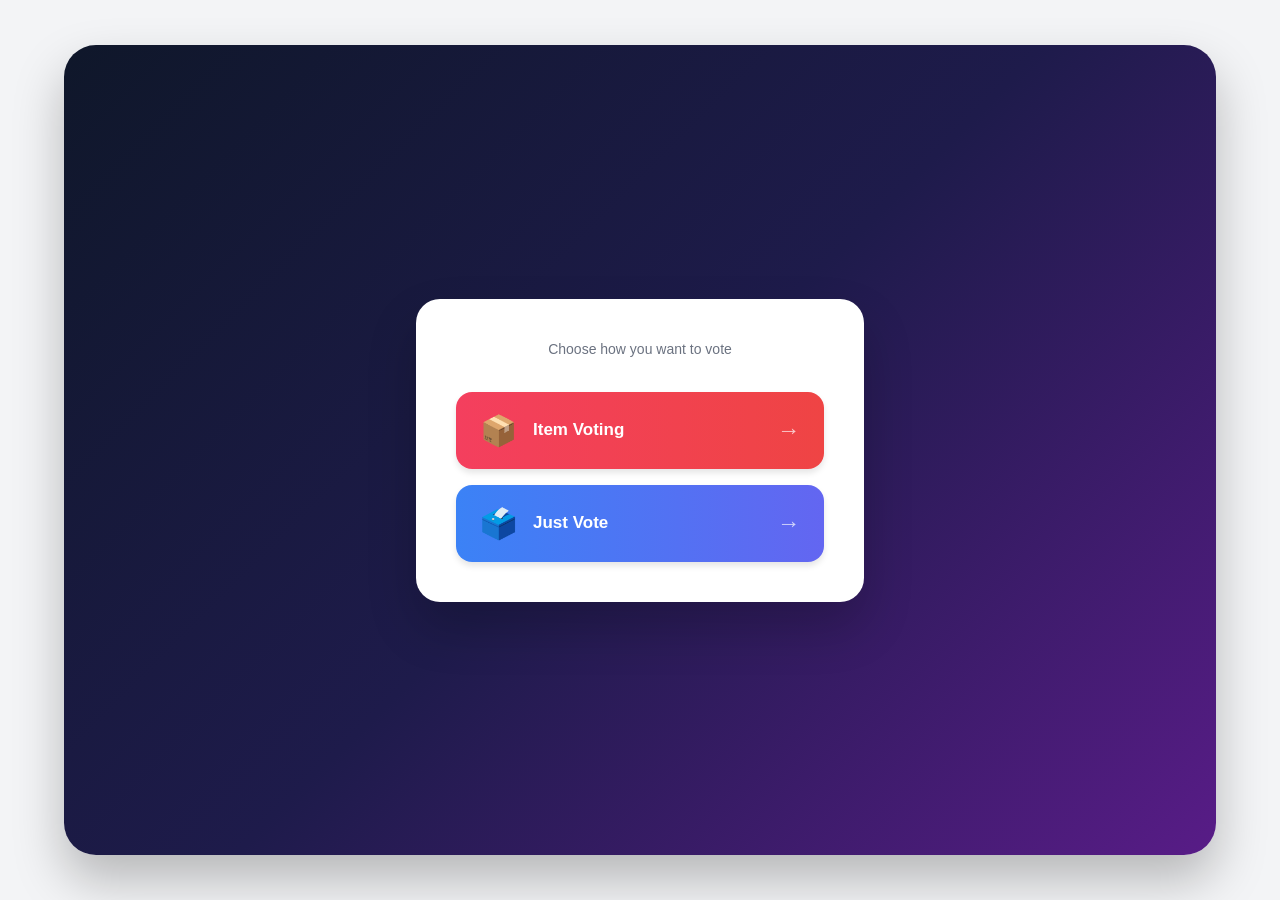
<file: index.html>
<!DOCTYPE html>
<html lang="en">
<head>
  <meta charset="UTF-8">
  <meta name="viewport" content="width=device-width, initial-scale=1.0">
  <title>Voter - Home</title>
  <link rel="stylesheet" href="style.css">
</head>
<body>
  <div class="page">
    <div class="outer">
      <div class="card">
        <p class="subtitle">Choose how you want to vote</p>
        <div class="options">
          <a href="item-voting.html" class="option red">
            <span class="left">
              <span class="emoji">📦</span>
              <span>Item Voting</span>
            </span>
            <span class="arrow">→</span>
          </a>

          <a href="vote.html" class="option blue">
            <span class="left">
              <span class="emoji">🗳️</span>
              <span>Just Vote</span>
            </span>
            <span class="arrow">→</span>
          </a>
        </div>
      </div>
    </div>
  </div>
</body>
</html>
</file>
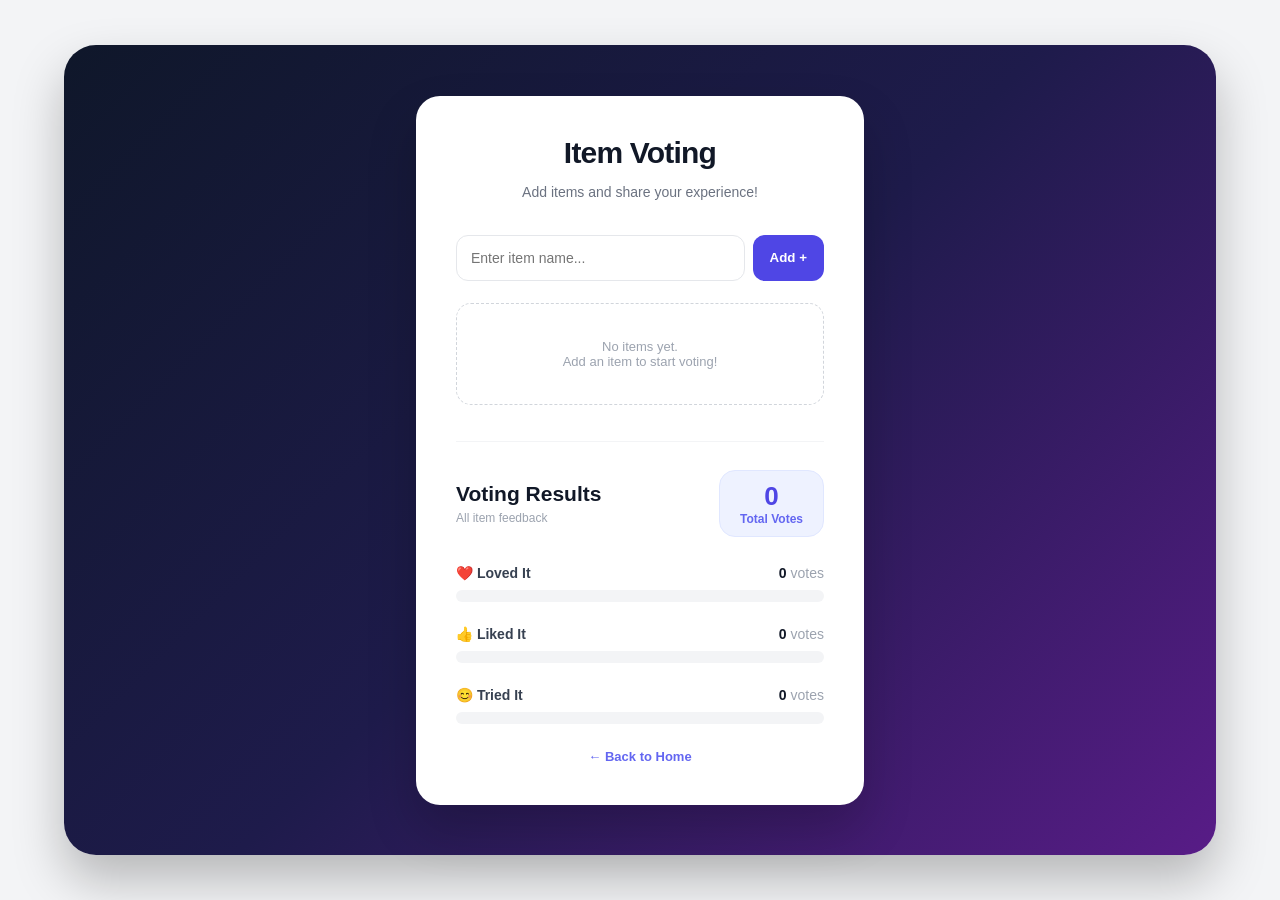
<file: item-voting.html>
<!DOCTYPE html>
<html lang="en">
  <head>
    <meta charset="UTF-8">
    <meta name="viewport" content="width=device-width, initial-scale=1.0">
    <title>Voter - Item Voting</title>
    <link rel="stylesheet" href="style.css">
  </head>

  <body>

    <div class="page">
      <div class="outer">
        <div class="card">

          <h1>Item Voting</h1>
          <p class="subtitle">
            Add items and share your experience!
          </p>

          <div id="message" class="message"></div>

          <form class="input-group" id="addForm">
            <input
              type="text"
              id="itemInput"
              placeholder="Enter item name..."
              maxlength="100"
              required
            >
            <button class="add-button" type="submit">Add +</button>
          </form>

          <div id="itemList"></div>

          <div class="divider">

            <div class="results-header">
              <div>
                <h2 class="results-title">Voting Results</h2>
                <p class="results-subtitle">All item feedback</p>
              </div>

              <div class="total-box">
                <div class="total-number" id="total">0</div>
                <div class="total-label">Total Votes</div>
              </div>
            </div>

            <div class="result-item">
              <div class="result-top">
                <span class="result-name">❤️ Loved It</span>
                <span class="result-count">
                  <b id="lovedCount">0</b>
                  <span class="muted">votes</span>
                </span>
              </div>
              <div class="progress-bg">
                <div class="progress progress-red" id="lovedBar"></div>
              </div>
            </div>

            <div class="result-item">
              <div class="result-top">
                <span class="result-name">👍 Liked It</span>
                <span class="result-count">
                  <b id="likedCount">0</b>
                  <span class="muted">votes</span>
                </span>
              </div>
              <div class="progress-bg">
                <div class="progress progress-blue" id="likedBar"></div>
              </div>
            </div>

            <div class="result-item">
              <div class="result-top">
                <span class="result-name">😊 Tried It</span>
                <span class="result-count">
                  <b id="triedCount">0</b>
                  <span class="muted">votes</span>
                </span>
              </div>
              <div class="progress-bg">
                <div class="progress progress-green" id="triedBar"></div>
              </div>
            </div>

          </div>

          <a href="index.html" class="back">← Back to Home</a>

        </div>
      </div>
    </div>

    <script>
    // Independent in-memory item voting data.
    // All items and votes reset on refresh.

    let items = [];

    let nextId = 1;

    const itemList = document.getElementById("itemList");

    const addForm = document.getElementById("addForm");

    const itemInput = document.getElementById("itemInput");

    function addItem(event) {
    event.preventDefault();

    const name = itemInput.value.trim();

    if (!name) return;

    items.push({
    id: nextId++,
    name: name,
    loved: 0,
    liked: 0,
    tried: 0
    });

    itemInput.value = "";

    renderItems();
    updateResults();

    showMessage("Item added successfully!", "success");

    itemInput.focus();
    }

    function showMessage(text, type) {
    const message = document.getElementById("message");

    message.className = "message " + type;
    message.textContent = text;

    clearTimeout(window.messageTimer);

    window.messageTimer = setTimeout(() => {
    message.className = "message";
    }, 2000);
    }

    function castVote(id, type) {
    const item = items.find(item => item.id === id);

    if (!item) return;

    item[type]++;

    renderItems();
    updateResults();
    }

    function renderItems() {
    itemList.innerHTML = "";

    if (items.length === 0) {
    itemList.innerHTML = `
    <div class="empty">
    No items yet.<br>
    Add an item to start voting!
    </div>
    `;
    return;
    }

    items.forEach(item => {
    const total = item.loved + item.liked + item.tried;

    const card = document.createElement("div");
    card.className = "item-card";

    const header = document.createElement("div");
    header.className = "item-header";

    const name = document.createElement("span");
    name.className = "item-name";
    name.textContent = item.name;

    const count = document.createElement("span");
    count.className = "item-total";
    count.textContent = total + " votes";

    header.append(name, count);

    const buttons = document.createElement("div");
    buttons.className = "item-votes";

    const choices = [
    {
    type: "loved",
    emoji: "❤️",
    label: "Loved It"
    },
    {
    type: "liked",
    emoji: "👍",
    label: "Liked It"
    },
    {
    type: "tried",
    emoji: "😊",
    label: "Tried It"
    }
    ];

    choices.forEach(choice => {
    const button = document.createElement("button");

    button.type = "button";
    button.className = "item-vote";

    const number = document.createElement("strong");
    number.textContent = choice.emoji + " " + item[choice.type];

    const label = document.createElement("span");
    label.textContent = choice.label;

    button.append(number, label);

    button.addEventListener("click", () => {
    castVote(item.id, choice.type);
    });

    buttons.appendChild(button);
    });

    card.append(header, buttons);

    itemList.appendChild(card);
    });
    }

    function updateResults() {
    let loved = 0;
    let liked = 0;
    let tried = 0;

    items.forEach(item => {
    loved += item.loved;
    liked += item.liked;
    tried += item.tried;
    });

    const total = loved + liked + tried;

    document.getElementById("total").textContent = total;

    document.getElementById("lovedCount").textContent = loved;
    document.getElementById("likedCount").textContent = liked;
    document.getElementById("triedCount").textContent = tried;

    document.getElementById("lovedBar").style.width =
    (total ? loved / total * 100 : 0) + "%";

    document.getElementById("likedBar").style.width =
    (total ? liked / total * 100 : 0) + "%";

    document.getElementById("triedBar").style.width =
    (total ? tried / total * 100 : 0) + "%";
    }

    addForm.addEventListener("submit", addItem);

    // Initial empty state
    renderItems();
    updateResults();
    </script>

  </body>
</html>
</file>
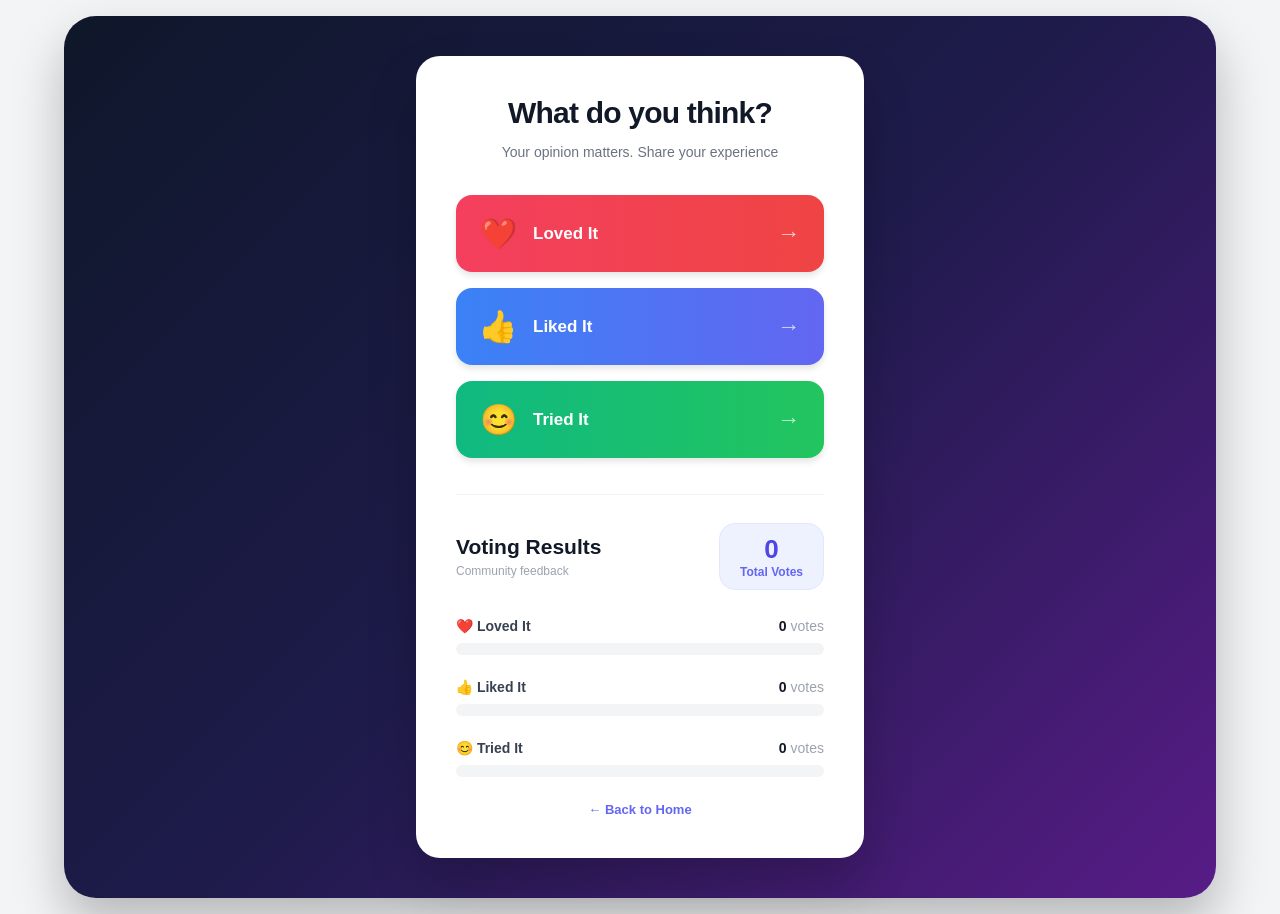
<file: vote.html>
<!DOCTYPE html>
<html lang="en">
  <head>
    <meta charset="UTF-8">
    <meta name="viewport" content="width=device-width, initial-scale=1.0">
    <title>Voter - Just Vote</title>
    <link rel="stylesheet" href="style.css">
  </head>
  <body>
    <div class="page">
      <div class="outer">
        <div class="card">
          <h1>What do you think?</h1>
          <p class="subtitle">Your opinion matters. Share your experience</p>
          <div id="message" class="message"></div>
          <div class="options">
            <button class="option red" onclick="vote('Loved It')">
              <span class="left">
                <span class="emoji">❤️</span>
                <span>Loved It</span>
              </span>
              <span class="arrow">→</span>
            </button>

            <button class="option blue" onclick="vote('Liked It')">
              <span class="left">
                <span class="emoji">👍</span>
                <span>Liked It</span>
              </span>
              <span class="arrow">→</span>
            </button>

            <button class="option green" onclick="vote('Tried It')">
              <span class="left">
                <span class="emoji">😊</span>
                <span>Tried It</span>
              </span>
              <span class="arrow">→</span>
            </button>

          </div>

          <div class="divider">

            <div class="results-header">
              <div>
                <h2 class="results-title">Voting Results</h2>
                <p class="results-subtitle">Community feedback</p>
              </div>

              <div class="total-box">
                <div class="total-number" id="total">0</div>
                <div class="total-label">Total Votes</div>
              </div>
            </div>

            <div class="result-item">
              <div class="result-top">
                <span class="result-name">❤️ Loved It</span>
                <span class="result-count">
                  <b id="lovedCount">0</b>
                  <span class="muted">votes</span>
                </span>
              </div>
              <div class="progress-bg">
                <div class="progress progress-red" id="lovedBar"></div>
              </div>
            </div>

            <div class="result-item">
              <div class="result-top">
                <span class="result-name">👍 Liked It</span>
                <span class="result-count">
                  <b id="likedCount">0</b>
                  <span class="muted">votes</span>
                </span>
              </div>
              <div class="progress-bg">
                <div class="progress progress-blue" id="likedBar"></div>
              </div>
            </div>

            <div class="result-item">
              <div class="result-top">
                <span class="result-name">😊 Tried It</span>
                <span class="result-count">
                  <b id="triedCount">0</b>
                  <span class="muted">votes</span>
                </span>
              </div>
              <div class="progress-bg">
                <div class="progress progress-green" id="triedBar"></div>
              </div>
            </div>

          </div>

          <a href="index.html" class="back">← Back to Home</a>

        </div>
      </div>
    </div>

    <script>
    let votes = {
    "Loved It": 0,
    "Liked It": 0,
    "Tried It": 0
    };

    function vote(choice) {
    votes[choice]++;
    updateResults();

    const message = document.getElementById("message");

    message.className = "message success";
    message.textContent = "Thank you! Your vote has been recorded.";

    clearTimeout(window.messageTimer);

    window.messageTimer = setTimeout(() => {
    message.className = "message";
    }, 2000);
    }

    function updateResults() {
    const loved = votes["Loved It"];
    const liked = votes["Liked It"];
    const tried = votes["Tried It"];

    const total = loved + liked + tried;

    document.getElementById("total").textContent = total;

    document.getElementById("lovedCount").textContent = loved;
    document.getElementById("likedCount").textContent = liked;
    document.getElementById("triedCount").textContent = tried;

    document.getElementById("lovedBar").style.width =
    (total ? loved / total * 100 : 0) + "%";

    document.getElementById("likedBar").style.width =
    (total ? liked / total * 100 : 0) + "%";

    document.getElementById("triedBar").style.width =
    (total ? tried / total * 100 : 0) + "%";
    }

    updateResults();
    </script>

  </body>
</html>
</file>
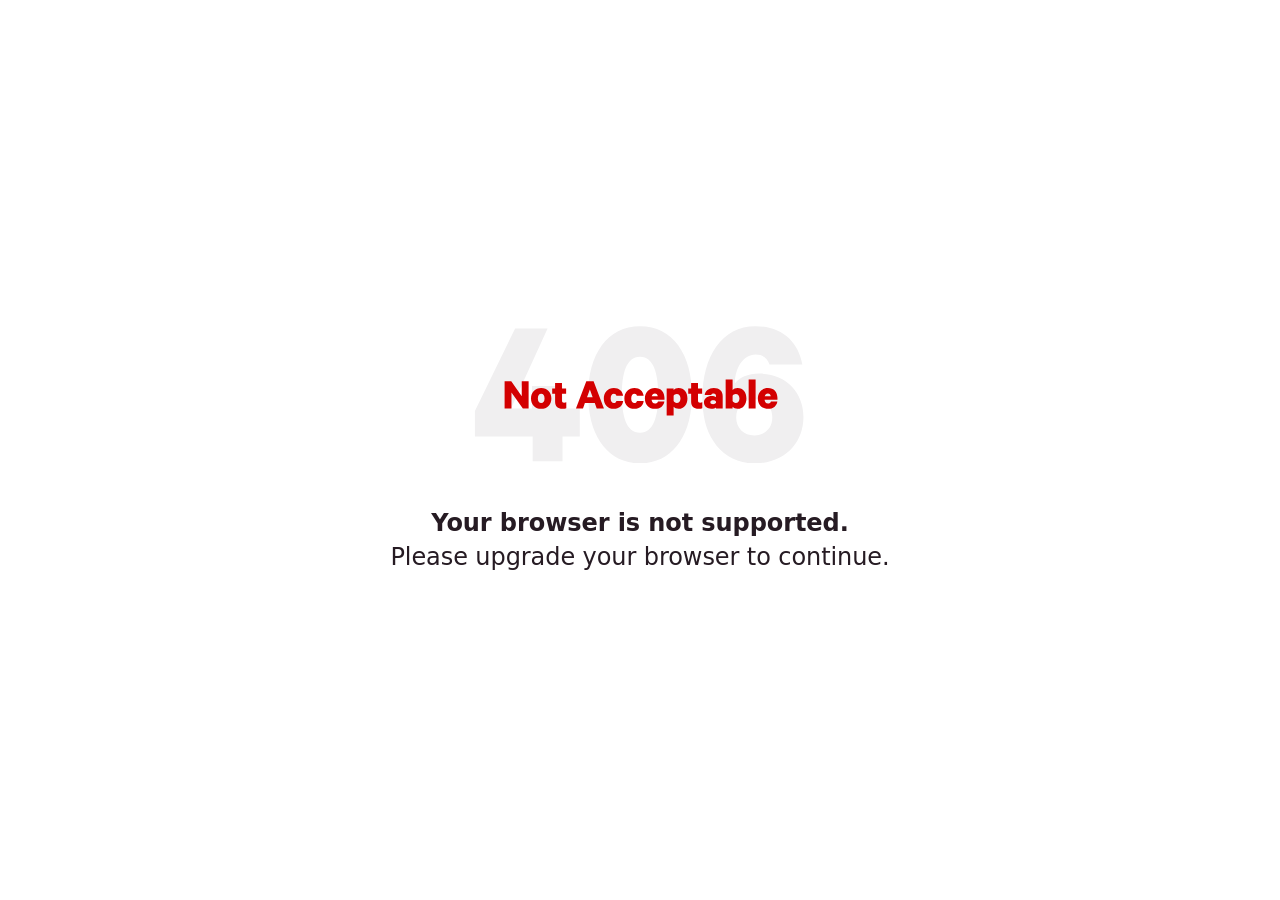
<file: public/406-unsupported-browser.html>
<!doctype html>

<html lang="en">

  <head>

    <title>Your browser is not supported (406 Not Acceptable)</title>

    <meta charset="utf-8">
    <meta name="viewport" content="initial-scale=1, width=device-width">
    <meta name="robots" content="noindex, nofollow">

    <style>

      *, *::before, *::after {
        box-sizing: border-box;
      }

      * {
        margin: 0;
      }

      html {
        font-size: 16px;
      }

      body {
        background: #FFF;
        color: #261B23;
        display: grid;
        font-family: ui-sans-serif, system-ui, -apple-system, BlinkMacSystemFont, Aptos, Roboto, "Segoe UI", "Helvetica Neue", Helvetica, Arial, sans-serif, "Apple Color Emoji", "Segoe UI Emoji", "Segoe UI Symbol", "Noto Color Emoji";
        font-size: clamp(1rem, 2.5vw, 2rem);
        -webkit-font-smoothing: antialiased;
        font-style: normal;
        font-weight: 400;
        letter-spacing: -0.0025em;
        line-height: 1.4;
        min-height: 100dvh;
        place-items: center;
        text-rendering: optimizeLegibility;
        -webkit-text-size-adjust: 100%;
      }

      #error-description {
        fill: #d30001;
      }

      #error-id {
        fill: #f0eff0;
      }

      @media (prefers-color-scheme: dark) {
        body {
          background: #101010;
          color: #e0e0e0;
        }

        #error-description {
          fill: #FF6161;
        }

        #error-id {
          fill: #2c2c2c;
        }
      }

      a {
        color: inherit;
        font-weight: 700;
        text-decoration: underline;
        text-underline-offset: 0.0925em;
      }

      b, strong {
        font-weight: 700;
      }

      i, em {
        font-style: italic;
      }

      main {
        display: grid;
        gap: 1em;
        padding: 2em;
        place-items: center;
        text-align: center;
      }

      main header {
        width: min(100%, 12em);
      }

      main header svg {
        height: auto;
        max-width: 100%;
        width: 100%;
      }

      main article {
        width: min(100%, 30em);
      }

      main article p {
        font-size: 75%;
      }

      main article br {
        display: none;

        @media(min-width: 48em) {
          display: inline;
        }
      }

    </style>

  </head>

  <body>

    <!-- This file lives in public/406-unsupported-browser.html -->

    <main>
      <header>
        <svg height="172" viewBox="0 0 480 172" width="480" xmlns="http://www.w3.org/2000/svg"><path d="m124.48 3.00509-45.6889 100.02991h26.2239v-28.1168h38.119v28.1168h21.628v35.145h-21.628v30.82h-37.308v-30.82h-72.1833v-31.901l50.2851-103.27391zm115.583 168.69891c-40.822 0-64.884-35.146-64.884-85.7015 0-50.5554 24.062-85.700907 64.884-85.700907 40.823 0 64.884 35.145507 64.884 85.700907 0 50.5555-24.061 85.7015-64.884 85.7015zm0-133.2831c-17.572 0-22.709 21.8984-22.709 47.5816 0 25.6835 5.137 47.5815 22.709 47.5815 17.303 0 22.71-21.898 22.71-47.5815 0-25.6832-5.407-47.5816-22.71-47.5816zm202.906 9.7326h-41.093c-2.433-7.2994-7.84-12.4361-17.302-12.4361-16.221 0-25.413 17.5728-25.954 34.8752v1.3517c5.137-7.0291 16.221-12.4361 30.82-12.4361 33.524 0 54.881 24.0612 54.881 53.7998 0 33.253-23.791 58.396-61.64 58.396-21.628 0-39.741-10.003-50.825-27.576-9.733-14.599-13.788-32.442-13.788-54.3406 0-51.9072 24.331-89.485807 66.236-89.485807 32.712 0 53.258 18.654107 58.665 47.851907zm-82.727 66.2355c0 13.247 9.463 22.439 22.71 22.439 12.977 0 22.439-9.192 22.439-22.439 0-13.517-9.462-22.7091-22.439-22.7091-13.247 0-22.71 9.1921-22.71 22.7091z" id="error-id"/><path d="m100.761 68.9967v34.0033h-7.1991l-14.2326-19.8814v19.8814h-8.5839v-34.0033h8.307l13.125 18.7184v-18.7184zm28.454 21.5428c0 7.6978-5.15 13.0145-12.737 13.0145-7.532 0-12.738-5.3167-12.738-13.0145s5.206-13.0143 12.738-13.0143c7.587 0 12.737 5.3165 12.737 13.0143zm-8.529 0c0-3.4336-1.495-5.8703-4.208-5.8703-2.659 0-4.154 2.4367-4.154 5.8703s1.495 5.8149 4.154 5.8149c2.713 0 4.208-2.3813 4.208-5.8149zm13.185 3.8766v-9.5807h-3.655v-6.7564h3.655v-6.8671h8.584v6.8671h5.205v6.7564h-5.205v8.307c0 1.9383.941 2.769 2.658 2.769.941 0 1.994-.2216 2.769-.5538v7.3654c-.997.443-2.88.775-4.818.775-5.87 0-9.193-2.769-9.193-9.0819zm39.02-25.4194h9.083l12.958 34.0033h-9.027l-2.436-6.5902h-12.35l-2.381 6.5902h-8.806zm4.431 10.5222-3.489 9.5807h6.978zm17.44 11.0206c0-7.6978 5.095-13.0143 12.572-13.0143 6.701 0 10.854 3.9874 11.574 9.8023h-8.418c-.221-1.4953-1.384-2.6029-3.156-2.6029-2.437 0-3.988 2.2706-3.988 5.8149s1.551 5.7595 3.988 5.7595c1.772 0 2.935-1.0522 3.156-2.5475h8.418c-.72 5.7596-4.873 9.8025-11.574 9.8025-7.477 0-12.572-5.3167-12.572-13.0145zm25.676 0c0-7.6978 5.095-13.0143 12.572-13.0143 6.701 0 10.854 3.9874 11.574 9.8023h-8.418c-.221-1.4953-1.384-2.6029-3.156-2.6029-2.437 0-3.988 2.2706-3.988 5.8149s1.551 5.7595 3.988 5.7595c1.772 0 2.935-1.0522 3.156-2.5475h8.418c-.72 5.7596-4.873 9.8025-11.574 9.8025-7.477 0-12.572-5.3167-12.572-13.0145zm42.013 3.7658h8.031c-.887 5.7597-5.206 9.2487-11.686 9.2487-7.642 0-12.682-5.2613-12.682-13.0145 0-7.6978 5.317-13.0143 12.516-13.0143 7.643 0 11.962 5.095 11.962 12.5159v2.1598h-16.115c.277 2.9905 1.827 4.5965 4.319 4.5965 1.773 0 3.157-.7753 3.655-2.4921zm-3.821-10.0237c-2.049 0-3.433 1.2737-3.987 3.5997h7.532c-.111-2.0491-1.385-3.5997-3.545-3.5997zm23.4 16.7244v10.799h-8.694v-33.726h8.694v1.9937c1.163-1.3291 3.6-2.5475 6.148-2.5475 7.199 0 11.131 5.8703 11.131 13.0143 0 7.0886-3.932 13.0145-11.131 13.0145-2.548 0-4.985-1.219-6.148-2.548zm0-13.7893v6.5902c.665 1.3845 2.16 2.326 3.822 2.326 2.99 0 4.762-2.3814 4.762-5.5934s-1.772-5.6488-4.762-5.6488c-1.717 0-3.157.9969-3.822 2.326zm21.892 7.1994v-9.5807h-3.655v-6.7564h3.655v-6.8671h8.584v6.8671h5.206v6.7564h-5.206v8.307c0 1.9383.941 2.769 2.658 2.769.942 0 1.994-.2216 2.769-.5538v7.3654c-.997.443-2.88.775-4.818.775-5.87 0-9.193-2.769-9.193-9.0819zm39.458 8.5839h-8.363v-1.274c-.83.831-3.322 1.717-5.981 1.717-4.928 0-9.082-2.769-9.082-8.0301 0-4.818 4.154-7.9193 9.581-7.9193 2.049 0 4.486.6646 5.482 1.3845v-1.606c0-1.606-.941-2.9905-3.045-2.9905-1.606 0-2.548.7199-2.936 1.8275h-8.196c.72-4.8181 4.984-8.6393 11.408-8.6393 7.089 0 11.132 3.7659 11.132 10.2453zm-8.363-6.9779v-1.4399c-.553-1.0522-2.049-1.7167-3.655-1.7167-1.716 0-3.433.7199-3.433 2.3813 0 1.7168 1.717 2.4367 3.433 2.4367 1.606 0 3.102-.6645 3.655-1.6614zm20.742 4.9839v1.994h-8.694v-35.997h8.694v13.0697c1.163-1.3291 3.6-2.5475 6.148-2.5475 7.199 0 11.131 5.8149 11.131 13.0143s-3.932 13.0145-11.131 13.0145c-2.548 0-4.985-1.219-6.148-2.548zm0-13.7893v6.5902c.665 1.3845 2.105 2.326 3.822 2.326 2.99 0 4.762-2.3814 4.762-5.5934s-1.772-5.6488-4.762-5.6488c-1.662 0-3.157.9969-3.822 2.326zm28.759-20.2137v35.997h-8.695v-35.997zm19.172 27.3023h8.03c-.886 5.7597-5.206 9.2487-11.685 9.2487-7.643 0-12.682-5.2613-12.682-13.0145 0-7.6978 5.316-13.0143 12.516-13.0143 7.642 0 11.962 5.095 11.962 12.5159v2.1598h-16.116c.277 2.9905 1.828 4.5965 4.32 4.5965 1.772 0 3.157-.7753 3.655-2.4921zm-3.821-10.0237c-2.049 0-3.434 1.2737-3.988 3.5997h7.532c-.111-2.0491-1.384-3.5997-3.544-3.5997z" id="error-description"/></svg>
      </header>
      <article>
        <p><strong>Your browser is not supported.</strong><br> Please upgrade your browser to continue.</p>
      </article>
    </main>

  </body>

</html>
</file>
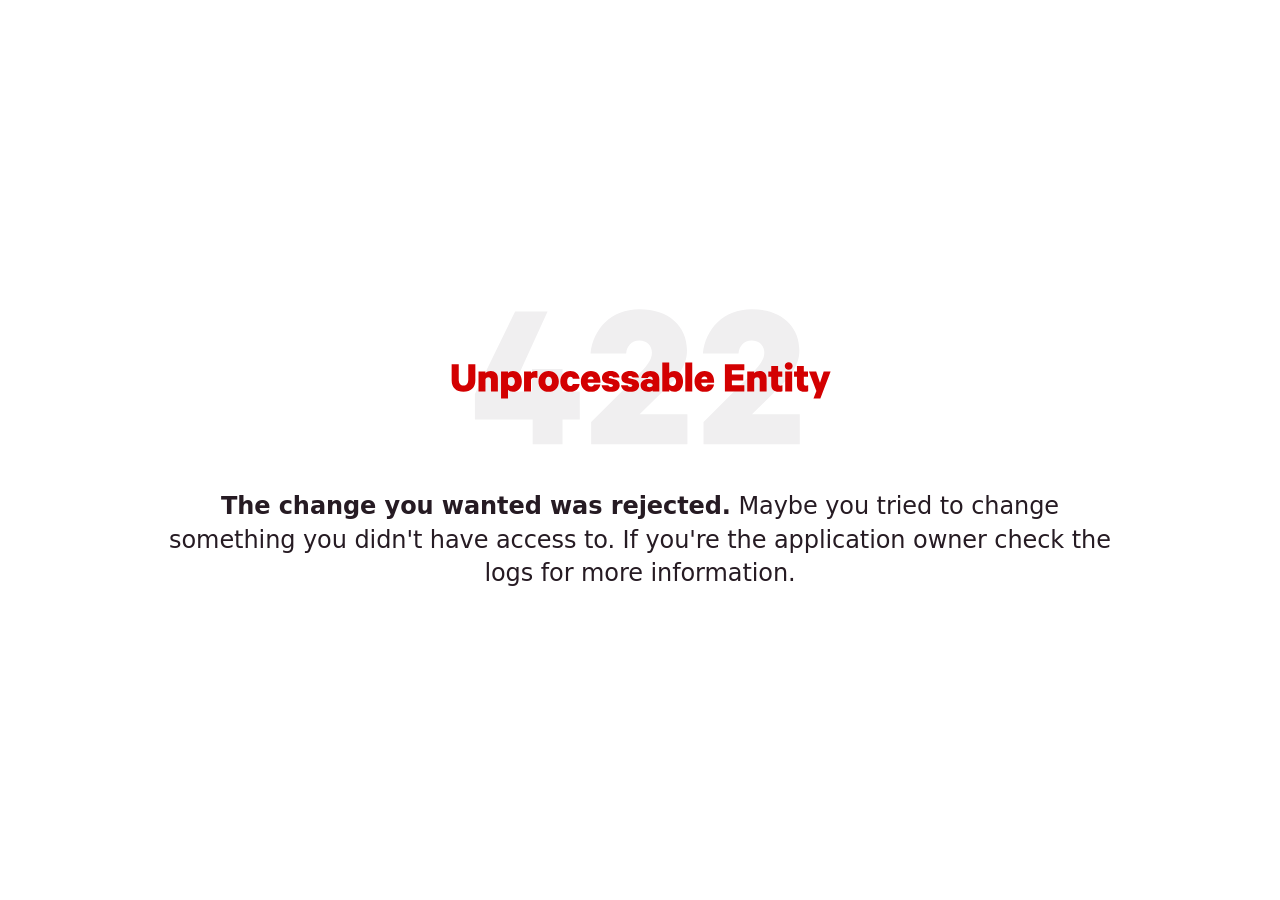
<file: public/422.html>
<!doctype html>

<html lang="en">

  <head>

    <title>The change you wanted was rejected (422 Unprocessable Entity)</title>

    <meta charset="utf-8">
    <meta name="viewport" content="initial-scale=1, width=device-width">
    <meta name="robots" content="noindex, nofollow">

    <style>

      *, *::before, *::after {
        box-sizing: border-box;
      }

      * {
        margin: 0;
      }

      html {
        font-size: 16px;
      }

      body {
        background: #FFF;
        color: #261B23;
        display: grid;
        font-family: ui-sans-serif, system-ui, -apple-system, BlinkMacSystemFont, Aptos, Roboto, "Segoe UI", "Helvetica Neue", Helvetica, Arial, sans-serif, "Apple Color Emoji", "Segoe UI Emoji", "Segoe UI Symbol", "Noto Color Emoji";
        font-size: clamp(1rem, 2.5vw, 2rem);
        -webkit-font-smoothing: antialiased;
        font-style: normal;
        font-weight: 400;
        letter-spacing: -0.0025em;
        line-height: 1.4;
        min-height: 100dvh;
        place-items: center;
        text-rendering: optimizeLegibility;
        -webkit-text-size-adjust: 100%;
      }

      #error-description {
        fill: #d30001;
      }

      #error-id {
        fill: #f0eff0;
      }

      @media (prefers-color-scheme: dark) {
        body {
          background: #101010;
          color: #e0e0e0;
        }

        #error-description {
          fill: #FF6161;
        }

        #error-id {
          fill: #2c2c2c;
        }
      }

      a {
        color: inherit;
        font-weight: 700;
        text-decoration: underline;
        text-underline-offset: 0.0925em;
      }

      b, strong {
        font-weight: 700;
      }

      i, em {
        font-style: italic;
      }

      main {
        display: grid;
        gap: 1em;
        padding: 2em;
        place-items: center;
        text-align: center;
      }

      main header {
        width: min(100%, 12em);
      }

      main header svg {
        height: auto;
        max-width: 100%;
        width: 100%;
      }

      main article {
        width: min(100%, 30em);
      }

      main article p {
        font-size: 75%;
      }

      main article br {
        display: none;

        @media(min-width: 48em) {
          display: inline;
        }
      }

    </style>

  </head>

  <body>

    <!-- This file lives in public/422.html -->

    <main>
      <header>
        <svg height="172" viewBox="0 0 480 172" width="480" xmlns="http://www.w3.org/2000/svg"><path d="m124.48 3.00509-45.6889 100.02991h26.2239v-28.1168h38.119v28.1168h21.628v35.145h-21.628v30.82h-37.308v-30.82h-72.1833v-31.901l50.2851-103.27391zm130.453 51.63681c0-8.9215-6.218-15.4099-15.681-15.4099-10.273 0-15.95 7.5698-16.491 16.4913h-44.608c3.244-30.8199 25.683-55.421707 61.099-55.421707 36.498 0 59.477 20.816907 59.477 51.636807 0 21.3577-14.869 36.7676-31.901 52.7186l-27.305 27.035h59.747v37.308h-120.306v-27.846l57.044-56.7736c11.084-11.8954 18.925-20.0059 18.925-29.7385zm140.455 0c0-8.9215-6.218-15.4099-15.68-15.4099-10.274 0-15.951 7.5698-16.492 16.4913h-44.608c3.245-30.8199 25.684-55.421707 61.1-55.421707 36.497 0 59.477 20.816907 59.477 51.636807 0 21.3577-14.87 36.7676-31.902 52.7186l-27.305 27.035h59.747v37.308h-120.305v-27.846l57.043-56.7736c11.085-11.8954 18.925-20.0059 18.925-29.7385z" id="error-id"/><path d="m19.3936 103.554c-8.9715 0-14.84183-5.0952-14.84183-14.4544v-20.1029h8.86083v19.3276c0 4.8181 2.2706 7.3102 5.981 7.3102 3.6551 0 5.9257-2.4921 5.9257-7.3102v-19.3276h8.8608v20.1583c0 9.3038-5.8149 14.399-14.7865 14.399zm18.734-.554v-24.921h8.6947v2.1598c1.3845-1.5506 3.8212-2.7136 6.701-2.7136 5.538 0 8.8054 3.5997 8.8054 9.1377v16.3371h-8.6393v-14.2327c0-2.049-1.0522-3.5443-3.2674-3.5443-1.7168 0-3.1567.9969-3.5997 2.7136v15.0634zm36.8584-1.994v10.799h-8.6946v-33.726h8.6946v1.9937c1.163-1.3291 3.5997-2.5475 6.1472-2.5475 7.1994 0 11.1314 5.8703 11.1314 13.0143 0 7.0886-3.932 13.0145-11.1314 13.0145-2.5475 0-4.9842-1.219-6.1472-2.548zm0-13.7893v6.5902c.6646 1.3845 2.1599 2.326 3.8213 2.326 2.9905 0 4.7626-2.3814 4.7626-5.5934s-1.7721-5.6488-4.7626-5.6488c-1.7168 0-3.1567.9969-3.8213 2.326zm36.789-9.2485v8.3624c-1.052-.5538-2.215-.7753-3.6-.7753-2.381 0-3.987 1.0522-4.43 2.8244v14.6203h-8.6949v-24.921h8.6949v2.2152c1.218-1.6614 3.156-2.769 5.648-2.769 1.108 0 1.994.2215 2.382.443zm26.769 12.5713c0 7.6978-5.15 13.0145-12.737 13.0145-7.532 0-12.738-5.3167-12.738-13.0145s5.206-13.0143 12.738-13.0143c7.587 0 12.737 5.3165 12.737 13.0143zm-8.528 0c0-3.4336-1.496-5.8703-4.209-5.8703-2.659 0-4.154 2.4367-4.154 5.8703s1.495 5.8149 4.154 5.8149c2.713 0 4.209-2.3813 4.209-5.8149zm10.352 0c0-7.6978 5.095-13.0143 12.571-13.0143 6.701 0 10.855 3.9874 11.574 9.8023h-8.417c-.222-1.4953-1.385-2.6029-3.157-2.6029-2.437 0-3.987 2.2706-3.987 5.8149s1.55 5.7595 3.987 5.7595c1.772 0 2.935-1.0522 3.157-2.5475h8.417c-.719 5.7596-4.873 9.8025-11.574 9.8025-7.476 0-12.571-5.3167-12.571-13.0145zm42.013 3.7658h8.03c-.886 5.7597-5.206 9.2487-11.685 9.2487-7.643 0-12.682-5.2613-12.682-13.0145 0-7.6978 5.316-13.0143 12.516-13.0143 7.642 0 11.962 5.095 11.962 12.5159v2.1598h-16.116c.277 2.9905 1.828 4.5965 4.32 4.5965 1.772 0 3.156-.7753 3.655-2.4921zm-3.821-10.0237c-2.049 0-3.434 1.2737-3.988 3.5997h7.532c-.111-2.0491-1.385-3.5997-3.544-3.5997zm13.428 11.0206h8.473c.387 1.3845 1.606 2.1598 3.156 2.1598 1.44 0 2.548-.5538 2.548-1.7168 0-.9414-.72-1.2737-1.938-1.5506l-4.874-.9969c-4.153-.886-6.867-2.8797-6.867-7.2547 0-5.3165 4.763-8.4178 10.633-8.4178 6.812 0 10.522 3.1567 11.297 8.0855h-8.03c-.277-1.0522-1.052-1.9937-3.046-1.9937-1.273 0-2.326.5538-2.326 1.6614 0 .7753.554 1.163 1.717 1.3845l4.929 1.163c4.541 1.0522 6.978 3.4335 6.978 7.4763 0 5.3168-4.818 8.2518-10.91 8.2518-6.369 0-10.965-2.88-11.74-8.2518zm24.269 0h8.474c.387 1.3845 1.606 2.1598 3.156 2.1598 1.44 0 2.548-.5538 2.548-1.7168 0-.9414-.72-1.2737-1.939-1.5506l-4.873-.9969c-4.154-.886-6.867-2.8797-6.867-7.2547 0-5.3165 4.763-8.4178 10.633-8.4178 6.812 0 10.522 3.1567 11.297 8.0855h-8.03c-.277-1.0522-1.052-1.9937-3.046-1.9937-1.273 0-2.326.5538-2.326 1.6614 0 .7753.554 1.163 1.717 1.3845l4.929 1.163c4.541 1.0522 6.978 3.4335 6.978 7.4763 0 5.3168-4.818 8.2518-10.91 8.2518-6.369 0-10.965-2.88-11.741-8.2518zm47.918 7.6978h-8.363v-1.274c-.831.831-3.323 1.717-5.981 1.717-4.929 0-9.082-2.769-9.082-8.0301 0-4.818 4.153-7.9193 9.581-7.9193 2.049 0 4.485.6646 5.482 1.3845v-1.606c0-1.606-.941-2.9905-3.046-2.9905-1.606 0-2.547.7199-2.935 1.8275h-8.196c.72-4.8181 4.984-8.6393 11.408-8.6393 7.089 0 11.132 3.7659 11.132 10.2453zm-8.363-6.9779v-1.4399c-.554-1.0522-2.049-1.7167-3.655-1.7167-1.717 0-3.434.7199-3.434 2.3813 0 1.7168 1.717 2.4367 3.434 2.4367 1.606 0 3.101-.6645 3.655-1.6614zm20.742 4.9839v1.994h-8.695v-35.997h8.695v13.0697c1.163-1.3291 3.6-2.5475 6.147-2.5475 7.2 0 11.132 5.8149 11.132 13.0143s-3.932 13.0145-11.132 13.0145c-2.547 0-4.984-1.219-6.147-2.548zm0-13.7893v6.5902c.665 1.3845 2.105 2.326 3.821 2.326 2.991 0 4.763-2.3814 4.763-5.5934s-1.772-5.6488-4.763-5.6488c-1.661 0-3.156.9969-3.821 2.326zm28.759-20.2137v35.997h-8.695v-35.997zm19.172 27.3023h8.03c-.886 5.7597-5.206 9.2487-11.685 9.2487-7.643 0-12.682-5.2613-12.682-13.0145 0-7.6978 5.316-13.0143 12.515-13.0143 7.643 0 11.962 5.095 11.962 12.5159v2.1598h-16.115c.277 2.9905 1.827 4.5965 4.32 4.5965 1.772 0 3.156-.7753 3.655-2.4921zm-3.822-10.0237c-2.049 0-3.433 1.2737-3.987 3.5997h7.532c-.111-2.0491-1.385-3.5997-3.545-3.5997zm25.461-15.2849h24.311v7.6424h-15.561v5.3165h14.232v7.4763h-14.232v5.8703h15.561v7.6978h-24.311zm27.942 34.0033v-24.921h8.694v2.1598c1.385-1.5506 3.822-2.7136 6.701-2.7136 5.538 0 8.806 3.5997 8.806 9.1377v16.3371h-8.639v-14.2327c0-2.049-1.053-3.5443-3.268-3.5443-1.717 0-3.157.9969-3.6 2.7136v15.0634zm29.991-8.5839v-9.5807h-3.655v-6.7564h3.655v-6.8671h8.584v6.8671h5.206v6.7564h-5.206v8.307c0 1.9383.941 2.769 2.658 2.769.942 0 1.994-.2216 2.769-.5538v7.3654c-.997.443-2.88.775-4.818.775-5.87 0-9.193-2.769-9.193-9.0819zm26.161-16.3371v24.921h-8.694v-24.921zm.61-6.7564c0 2.8244-2.271 4.652-4.929 4.652s-4.929-1.8276-4.929-4.652c0-2.8797 2.271-4.7073 4.929-4.7073s4.929 1.8276 4.929 4.7073zm5.382 23.0935v-9.5807h-3.655v-6.7564h3.655v-6.8671h8.584v6.8671h5.206v6.7564h-5.206v8.307c0 1.9383.941 2.769 2.658 2.769.941 0 1.994-.2216 2.769-.5538v7.3654c-.997.443-2.88.775-4.818.775-5.87 0-9.193-2.769-9.193-9.0819zm29.22 17.3889h-8.584l3.655-9.414-9.303-24.312h9.026l4.763 14.1773 4.652-14.1773h8.639z" id="error-description"/></svg>
      </header>
      <article>
        <p><strong>The change you wanted was rejected.</strong> Maybe you tried to change something you didn't have access to. If you're the application owner check the logs for more information.</p>
      </article>
    </main>

  </body>

</html>
</file>
<file: style.css>
* {
  margin: 0;
  padding: 0;
  box-sizing: border-box;
}

body {
  min-height: 100vh;
  font-family: Arial, Helvetica, sans-serif;
  background: #f3f4f6;
}

.page {
  min-height: 100vh;
  width: 100%;
  display: flex;
  align-items: center;
  justify-content: center;
  padding: 16px;
}

.outer {
  width: 100%;
  max-width: 1152px;
  min-height: 90vh;
  border-radius: 32px;
  display: flex;
  align-items: center;
  justify-content: center;
  padding: 40px;
  background: linear-gradient(
    135deg,
    #0f172a,
    #1e1b4b,
    #581c87
  );
  box-shadow: 0 25px 50px rgba(0,0,0,.25);
}

.card {
  background: white;
  width: 100%;
  max-width: 448px;
  padding: 40px;
  border-radius: 24px;
  text-align: center;
  box-shadow: 0 25px 50px rgba(0,0,0,.2);
}

h1 {
  font-size: 30px;
  font-weight: 800;
  color: #111827;
  margin-bottom: 12px;
  letter-spacing: -.8px;
}

.subtitle {
  color: #6b7280;
  font-size: 14px;
  margin-bottom: 32px;
  line-height: 1.5;
}

.options {
  display: flex;
  flex-direction: column;
  gap: 16px;
}

.option {
  width: 100%;
  display: flex;
  align-items: center;
  justify-content: space-between;
  padding: 21px 24px;
  border-radius: 16px;
  color: white;
  font-size: 17px;
  font-weight: 700;
  text-decoration: none;
  border: none;
  cursor: pointer;
  transition: .3s ease;
  box-shadow: 0 4px 6px rgba(0,0,0,.1);
}

.option:hover {
  transform: translateY(-4px);
  box-shadow: 0 15px 25px rgba(0,0,0,.18);
}

.option:active {
  transform: scale(.98);
}

.left {
  display: flex;
  align-items: center;
  gap: 16px;
}

.emoji {
  font-size: 30px;
}

.arrow {
  font-size: 23px;
  opacity: .7;
}

.red {
  background: linear-gradient(to right, #f43f5e, #ef4444);
}

.red:hover {
  background: linear-gradient(to right, #e11d48, #dc2626);
}

.blue {
  background: linear-gradient(to right, #3b82f6, #6366f1);
}

.blue:hover {
  background: linear-gradient(to right, #2563eb, #4f46e5);
}

.green {
  background: linear-gradient(to right, #10b981, #22c55e);
}

.green:hover {
  background: linear-gradient(to right, #059669, #16a34a);
}

.divider {
  border-top: 1px solid #f3f4f6;
  margin-top: 36px;
  padding-top: 28px;
}

.results-header {
  display: flex;
  justify-content: space-between;
  align-items: center;
  text-align: left;
  margin-bottom: 28px;
}

.results-title {
  font-size: 21px;
  font-weight: 800;
  color: #111827;
}

.results-subtitle {
  font-size: 12px;
  color: #9ca3af;
  margin-top: 5px;
}

.total-box {
  background: #eef2ff;
  border: 1px solid #e0e7ff;
  border-radius: 16px;
  padding: 10px 20px;
  text-align: center;
}

.total-number {
  font-size: 26px;
  font-weight: 800;
  color: #4f46e5;
}

.total-label {
  font-size: 12px;
  font-weight: 600;
  color: #6366f1;
}

.result-item {
  margin-bottom: 24px;
  text-align: left;
}

.result-item:last-child {
  margin-bottom: 0;
}

.result-top {
  display: flex;
  justify-content: space-between;
  align-items: center;
  margin-bottom: 9px;
  font-size: 14px;
}

.result-name {
  color: #374151;
  font-weight: 600;
}

.result-count {
  color: #111827;
  font-weight: 700;
}

.muted {
  color: #9ca3af;
  font-weight: 400;
}

.progress-bg {
  width: 100%;
  height: 12px;
  background: #f3f4f6;
  border-radius: 50px;
  overflow: hidden;
}

.progress {
  height: 100%;
  width: 0%;
  border-radius: 50px;
  transition: width .7s ease;
}

.progress-red {
  background: linear-gradient(to right, #fb7185, #ef4444);
}

.progress-blue {
  background: linear-gradient(to right, #60a5fa, #6366f1);
}

.progress-green {
  background: linear-gradient(to right, #34d399, #22c55e);
}

.message {
  display: none;
  padding: 12px;
  border-radius: 12px;
  font-size: 13px;
  margin-bottom: 18px;
}

.message.success {
  display: block;
  background: #f0fdf4;
  color: #15803d;
  border: 1px solid #bbf7d0;
}

.message.error {
  display: block;
  background: #fef2f2;
  color: #b91c1c;
  border: 1px solid #fecaca;
}

.back {
  display: inline-block;
  margin-top: 25px;
  color: #6366f1;
  text-decoration: none;
  font-size: 13px;
  font-weight: 600;
}

.back:hover {
  text-decoration: underline;
}

.input-group {
  display: flex;
  gap: 8px;
  margin-bottom: 22px;
}

.input-group input {
  min-width: 0;
  flex: 1;
  padding: 14px;
  border: 1px solid #e5e7eb;
  border-radius: 12px;
  outline: none;
  font-size: 14px;
}

.input-group input:focus {
  border-color: #6366f1;
}

.add-button {
  padding: 0 17px;
  border: none;
  border-radius: 12px;
  background: #4f46e5;
  color: white;
  font-weight: 700;
  cursor: pointer;
}

.add-button:hover {
  background: #4338ca;
}

.item-card {
  background: #fff;
  border: 1px solid #e5e7eb;
  border-radius: 16px;
  padding: 17px;
  margin-bottom: 13px;
  text-align: left;
}

.item-header {
  display: flex;
  align-items: center;
  justify-content: space-between;
  gap: 10px;
  margin-bottom: 15px;
}

.item-name {
  font-size: 15px;
  font-weight: 700;
  color: #111827;
  overflow-wrap: anywhere;
}

.item-total {
  font-size: 11px;
  color: #9ca3af;
  white-space: nowrap;
}

.item-votes {
  display: grid;
  grid-template-columns: repeat(3, 1fr);
  gap: 7px;
}

.item-vote {
  padding: 12px 3px;
  background: #f9fafb;
  border: 1px solid #e5e7eb;
  border-radius: 11px;
  cursor: pointer;
  color: #374151;
  transition: .2s;
}

.item-vote:hover {
  background: #eef2ff;
  border-color: #c7d2fe;
}

.item-vote strong {
  display: block;
  font-size: 19px;
  margin-bottom: 4px;
}

.item-vote span {
  font-size: 10px;
  color: #6b7280;
}

.empty {
  text-align: center;
  padding: 35px 10px;
  border: 1px dashed #d1d5db;
  border-radius: 15px;
  color: #9ca3af;
  font-size: 13px;
}

@media(max-width: 640px) {
  .page {
    padding: 12px;
  }

  .outer {
    padding: 18px 10px;
    border-radius: 24px;
  }

  .card {
    padding: 27px 18px;
    border-radius: 22px;
  }

  h1 {
    font-size: 26px;
  }

  .option {
    padding: 18px;
  }

  .results-title {
    font-size: 19px;
  }
}
</file>
